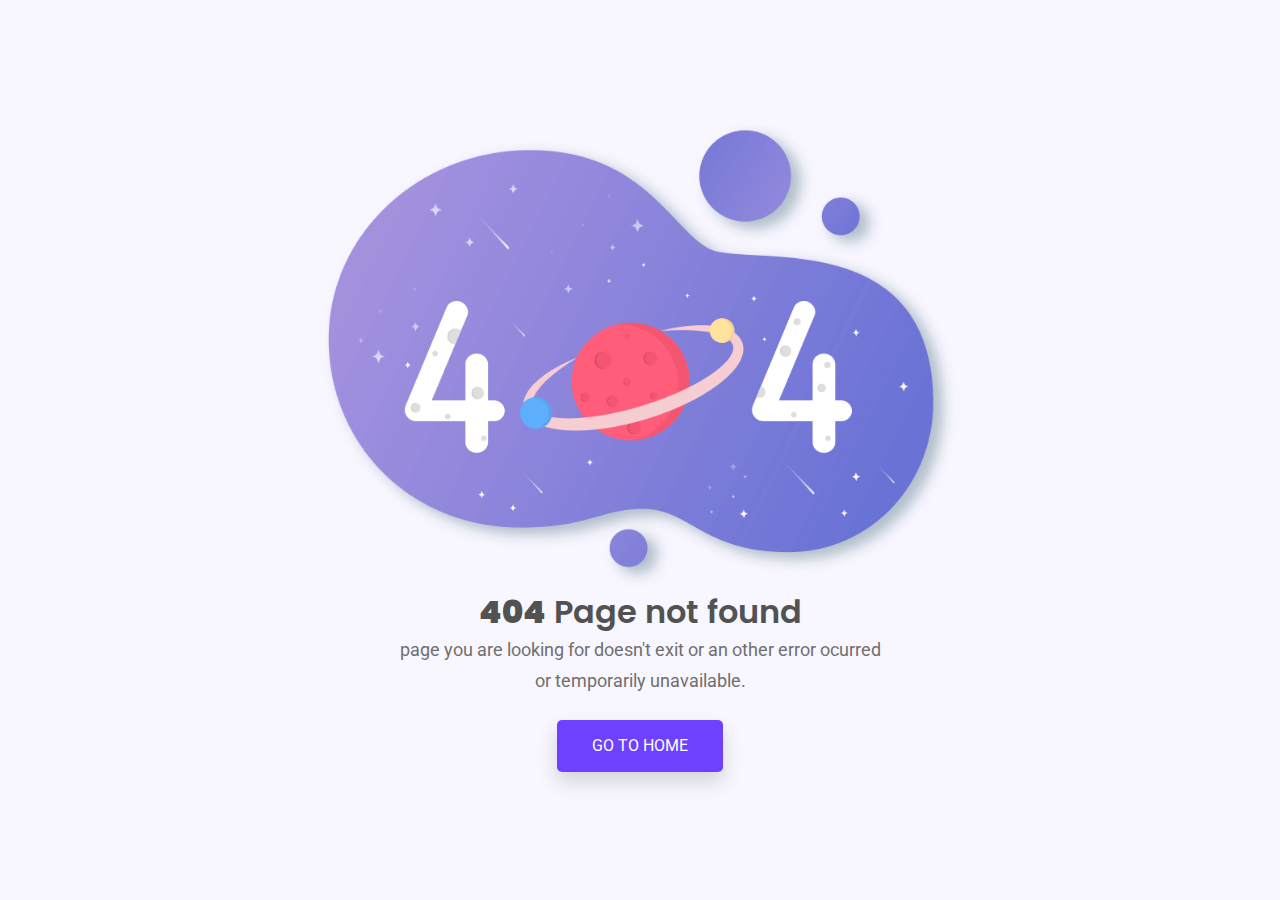
<file: digitstem.com/t/style.css/index.html>
<!-- meta tags and other links --><!DOCTYPE html><html lang="en"><head>
  <meta charset="UTF-8">
  <meta name="viewport" content="width=device-width, initial-scale=1.0">
  <title>Digitstem - 404 | page not found</title>
  <link rel="shortcut icon" type="image/png" href="../../assets/images/logoIcon/favicon.png">
  <!-- bootstrap 4  -->
  <link rel="stylesheet" href="../../assets/global/css/bootstrap.min.css">
  <!-- dashdoard main css -->
  <link rel="stylesheet" href="../../assets/errors/css/main.css">
</head>
  <body>


  <!-- error-404 start -->
  <div class="error">
    <div class="container">
      <div class="row justify-content-center">
        <div class="col-lg-7 text-center">
          <img src="../../assets/errors/images/error-404.png" alt="image">
          <h2><b>404</b> Page not found</h2>
          <p>page you are looking for doesn't exit or an other error ocurred <br> or temporarily unavailable.</p>
          <a href="https://digitstem.com" class="cmn-btn mt-4">Go to Home</a>
        </div>
      </div>
    </div>
  </div>
  <!-- error-404 end -->


  

</body></html>
</file>
<file: digitstem.com/assets/errors/css/main.css>
/* reset css start */
@import url("https://fonts.googleapis.com/css2?family=Poppins:wght@300;400;600;700&family=Roboto&family=Playfair+Display&display=swap");

html {
    scroll-behavior: smooth;
}

body {
    font-family: "Roboto", sans-serif;
    color: #6f6f6f;
    font-size: 16px;
    padding: 0;
    margin: 0;
    font-weight: 400;
    position: relative;
    line-height: 1.7;
    background-color: #f8f6ff;
}

img {
    max-width: 100%;
    height: auto;
}

/* reset css end */
h1 {
    font-size: 62px;
}

h2 {
    font-size: 32px;
}

@media (max-width: 991px) {
    h2 {
        font-size: 36px;
    }
}

@media (max-width: 575px) {
    h2 {
        font-size: 28px;
    }
}

h3 {
    font-size: 24px;
}

h4 {
    font-size: 22px;
}

@media (max-width: 767px) {
    h4 {
        font-size: 20px;
    }
}

h5 {
    font-size: 20px;
}

@media (max-width: 767px) {
    h5 {
        font-size: 18px;
    }
}

h6 {
    font-size: 18px;
}

h1, h2, h3, h4, h5, h6 {
    font-family: "Poppins", sans-serif;
    color: #525252;
    font-weight: 600;
    margin: 0;
    line-height: 1.4;
}

h1 > a, h2 > a, h3 > a, h4 > a, h5 > a, h6 > a {
    font-family: "Poppins", sans-serif;
    color: #525252;
    font-weight: 600;
    -webkit-transition: all 0.3s;
    -o-transition: all 0.3s;
    transition: all 0.3s;
    line-height: 1.4;
}

p, li, span {
    margin: 0;
}

a {
    text-decoration: none;
    display: inline-block;
    font-family: "Roboto", sans-serif;
    font-weight: 400;
}

a:hover {
    text-decoration: none;
}

/* button css start */
.cmn-btn {
    padding: 12px 35px;
    text-transform: uppercase;
    border-radius: 5px;
    -webkit-border-radius: 5px;
    -moz-border-radius: 5px;
    -ms-border-radius: 5px;
    -o-border-radius: 5px;
    background-color: #6e41ff;
    box-shadow: 0px 10px 20px 0px rgba(0, 0, 0, 0.15);
    -webkit-transition: all 0.3s;
    -o-transition: all 0.3s;
    transition: all 0.3s;
    color: #ffffff;
}

.cmn-btn:hover {
    color: #ffffff;
    background-color: #5b28ff;
}

/* button css end */
/* error-404 css start */
.error {
    position: relative;
    padding: 120px 0;
}

.error .title {
    font-size: 42px;
    margin-top: 30px;
    margin-bottom: 15px;
}

@media (max-width: 480px) {
    .error .title {
        font-size: 32px;
    }
}

.error .title b {
    font-size: 72px;
    color: #f45570;
}

.error p {
    font-size: 18px;
}

/* error-404 css end */

/* brand section design start here */
</file>
